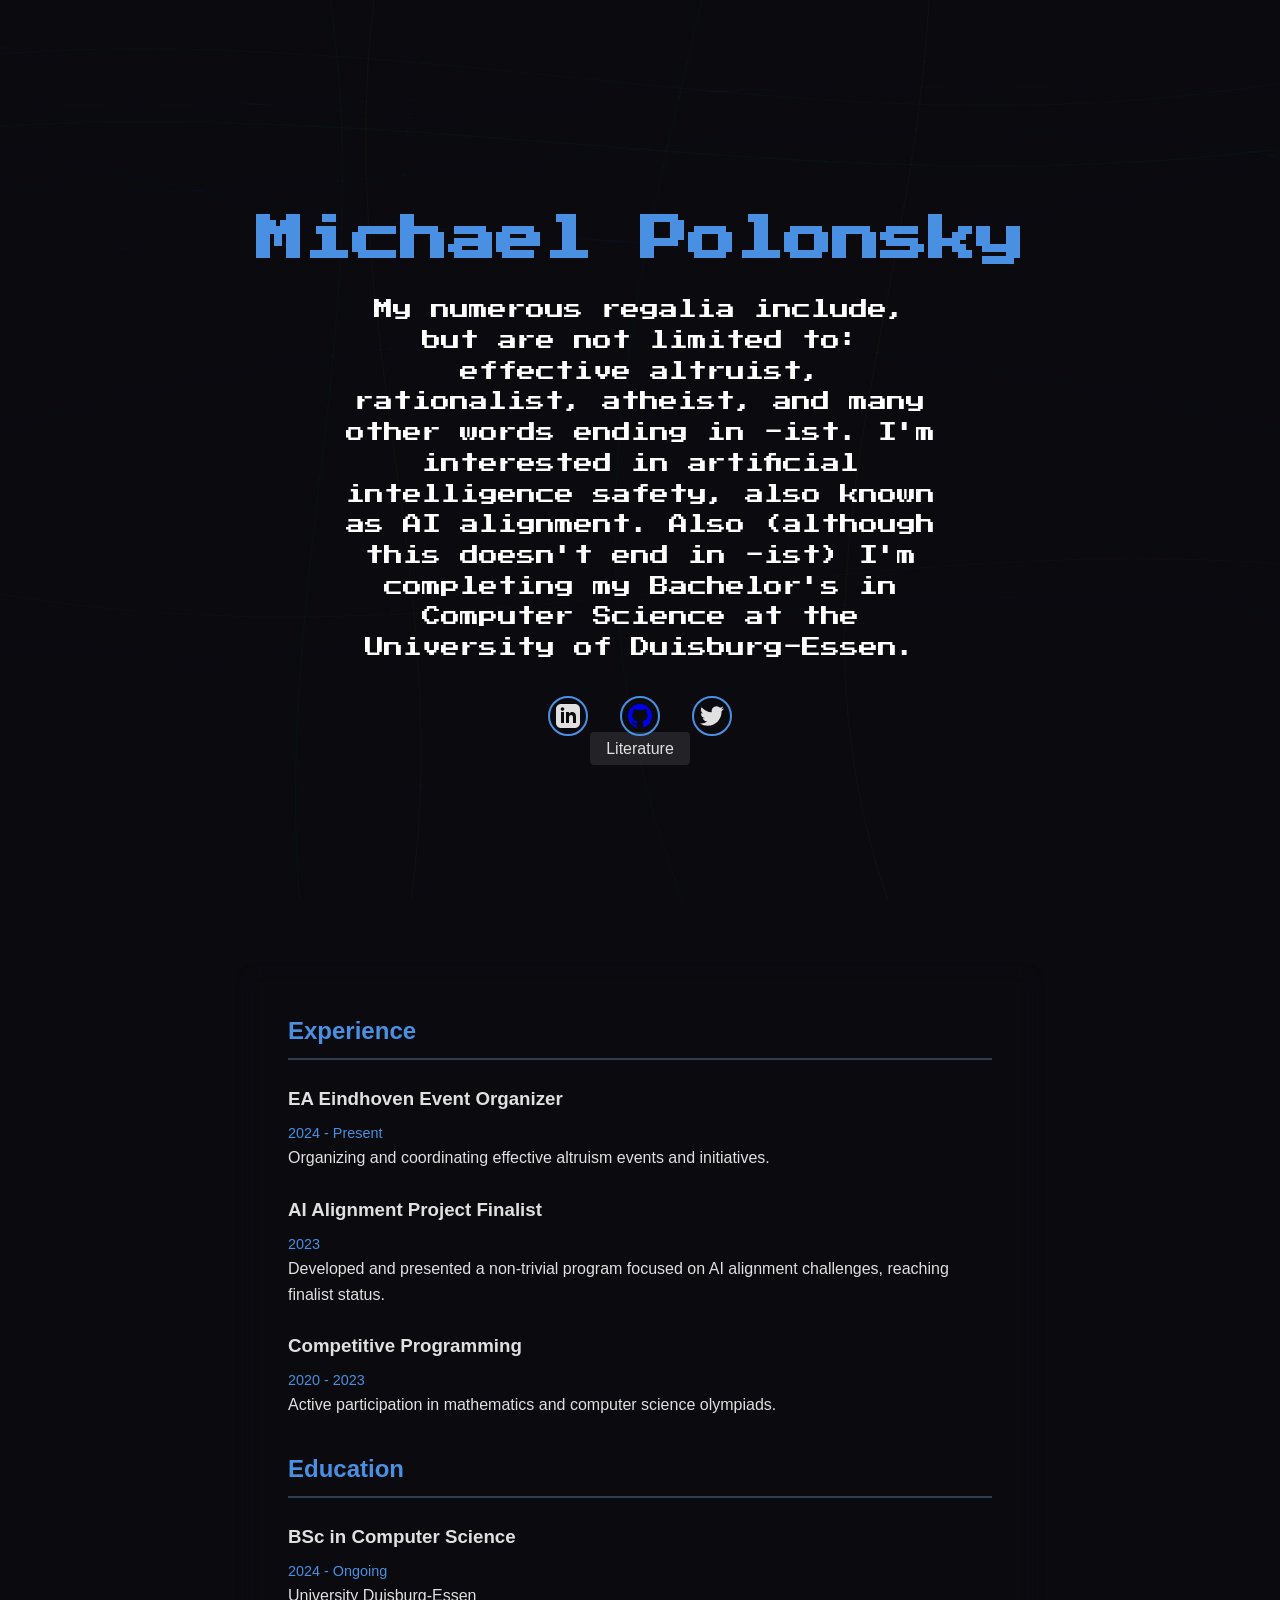
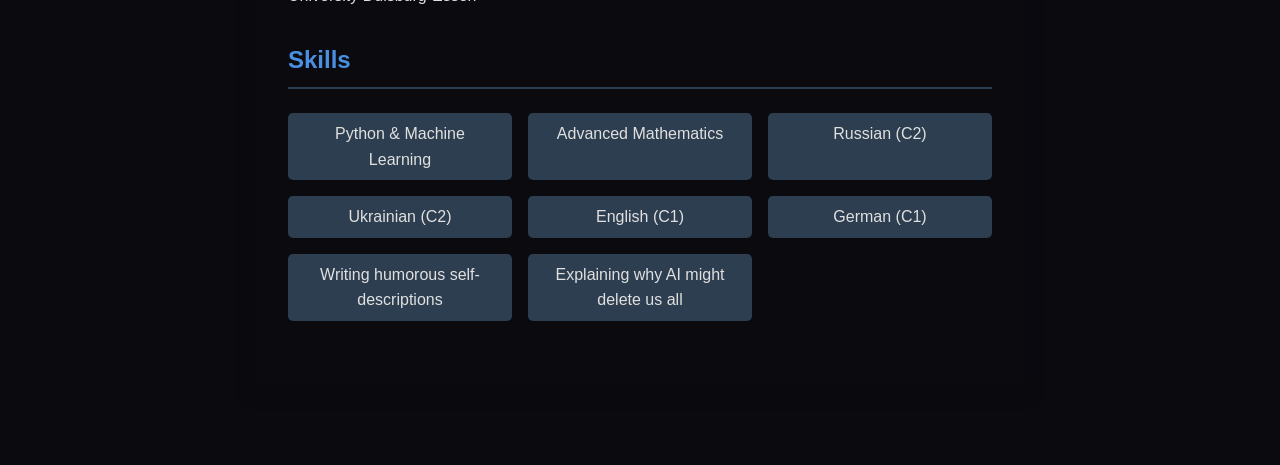
<file: index.html>
<!DOCTYPE html>
<html lang="en">
<head>
    <meta charset="UTF-8">
    <meta name="viewport" content="width=device-width, initial-scale=1.0">
    <title>Michael Polonsky - Personal Website</title>
    <link href="https://fonts.googleapis.com/css2?family=Press+Start+2P&display=swap" rel="stylesheet">
    <link rel="stylesheet" href="styles2.css">
</head>
<body>
    <canvas id="canvas-container"></canvas>
    
    <div class="content">
        <header>
            <div class="intro">
                <h1>Michael Polonsky</h1>
                <p>My numerous regalia include, but are not limited to: effective altruist, rationalist, atheist, and many other words ending in -ist. I'm interested in artificial intelligence safety, also known as AI alignment. Also (although this doesn't end in -ist) I'm completing my Bachelor's in Computer Science at the University of Duisburg-Essen. </p>
            </div>
            
            <div class="social-icons">
                <div class="social-icon">
                    <svg width="24" height="24" viewBox="0 0 24 24" fill="currentColor">
                        <path d="M19 0h-14c-2.761 0-5 2.239-5 5v14c0 2.761 2.239 5 5 5h14c2.762 0 5-2.239 5-5v-14c0-2.761-2.238-5-5-5zm-11 19h-3v-11h3v11zm-1.5-12.268c-.966 0-1.75-.79-1.75-1.764s.784-1.764 1.75-1.764 1.75.79 1.75 1.764-.783 1.764-1.75 1.764zm13.5 12.268h-3v-5.604c0-3.368-4-3.113-4 0v5.604h-3v-11h3v1.765c1.396-2.586 7-2.777 7 2.476v6.759z"/>
                    </svg>
                </div>
                <a href="https://github.com/goldenhelper" target="_blank" rel="noopener noreferrer" aria-label="GitHub">
                    <div class="social-icon">
                        <svg width="24" height="24" viewBox="0 0 24 24" fill="currentColor">
                            <path d="M12 0c-6.626 0-12 5.373-12 12 0 5.302 3.438 9.8 8.207 11.387.599.111.793-.261.793-.577v-2.234c-3.338.726-4.033-1.416-4.033-1.416-.546-1.387-1.333-1.756-1.333-1.756-1.089-.745.083-.729.083-.729 1.205.084 1.839 1.237 1.839 1.237 1.07 1.834 2.807 1.304 3.492.997.107-.775.418-1.305.762-1.604-2.665-.305-5.467-1.334-5.467-5.931 0-1.311.469-2.381 1.236-3.221-.124-.303-.535-1.524.117-3.176 0 0 1.008-.322 3.301 1.23.957-.266 1.983-.399 3.003-.404 1.02.005 2.047.138 3.006.404 2.291-1.552 3.297-1.23 3.297-1.23.653 1.653.242 2.874.118 3.176.77.84 1.235 1.911 1.235 3.221 0 4.609-2.807 5.624-5.479 5.921.43.372.823 1.102.823 2.222v3.293c0 .319.192.694.801.576 4.765-1.589 8.199-6.086 8.199-11.386 0-6.627-5.373-12-12-12z"/>
                        </svg>
                    </div>
                </a>
                
                <div class="social-icon">
                    <svg width="24" height="24" viewBox="0 0 24 24" fill="currentColor">
                        <path d="M23.953 4.57a10 10 0 01-2.825.775 4.958 4.958 0 002.163-2.723c-.951.555-2.005.959-3.127 1.184a4.92 4.92 0 00-8.384 4.482C7.69 8.095 4.067 6.13 1.64 3.162a4.822 4.822 0 00-.666 2.475c0 1.71.87 3.213 2.188 4.096a4.904 4.904 0 01-2.228-.616v.061a4.923 4.923 0 003.946 4.827 4.996 4.996 0 01-2.212.085 4.937 4.937 0 004.604 3.417 9.868 9.868 0 01-6.102 2.105c-.39 0-.779-.023-1.17-.067a13.995 13.995 0 007.557 2.209c9.054 0 13.999-7.496 13.999-13.986 0-.209 0-.42-.015-.63a9.936 9.936 0 002.46-2.548l-.047-.02z"/>
                    </svg>
                </div>
            </div>

            <nav>
                <!-- Add this to your header -->
                <a href="literature.html" class="nav-button">Literature</a>
            </nav>
            
        </header>

        <main class="resume">
            <section>
                <h2>Experience</h2>
                <div class="resume-item">
                    <h3>EA Eindhoven Event Organizer</h3>
                    <div class="period">2024 - Present</div>
                    <p>Organizing and coordinating effective altruism events and initiatives.</p>
                </div>
                <div class="resume-item">
                    <h3>AI Alignment Project Finalist</h3>
                    <div class="period">2023</div>
                    <p>Developed and presented a non-trivial program focused on AI alignment challenges, reaching finalist status.</p>
                </div>
                <div class="resume-item">
                    <h3>Competitive Programming</h3>
                    <div class="period">2020 - 2023</div>
                    <p>Active participation in mathematics and computer science olympiads.</p>
                </div>
            </section>
        
            <section>
                <h2>Education</h2>
                <div class="resume-item">
                    <h3>BSc in Computer Science</h3>
                    <div class="period">2024 - Ongoing</div>
                    <p>University Duisburg-Essen</p>
                </div>
            </section>
        
            <section>
                <h2>Skills</h2>
                <div class="skills-grid">
                    <div class="skill-item">Python & Machine Learning</div>
                    <div class="skill-item">Advanced Mathematics</div>
                    <div class="skill-item">Russian (C2)</div>
                    <div class="skill-item">Ukrainian (C2)</div>
                    <div class="skill-item">English (C1)</div>
                    <div class="skill-item">German (C1)</div>
                    <div class="skill-item">Writing humorous self-descriptions</div>
                    <div class="skill-item">Explaining why AI might delete us all</div>
                </div>
            </section>
        </main>
    </div>

<!-- JavaScript for the Bezier Curve Animation -->
    <script src="script2.js"></script>
</body>
</html>
</file>
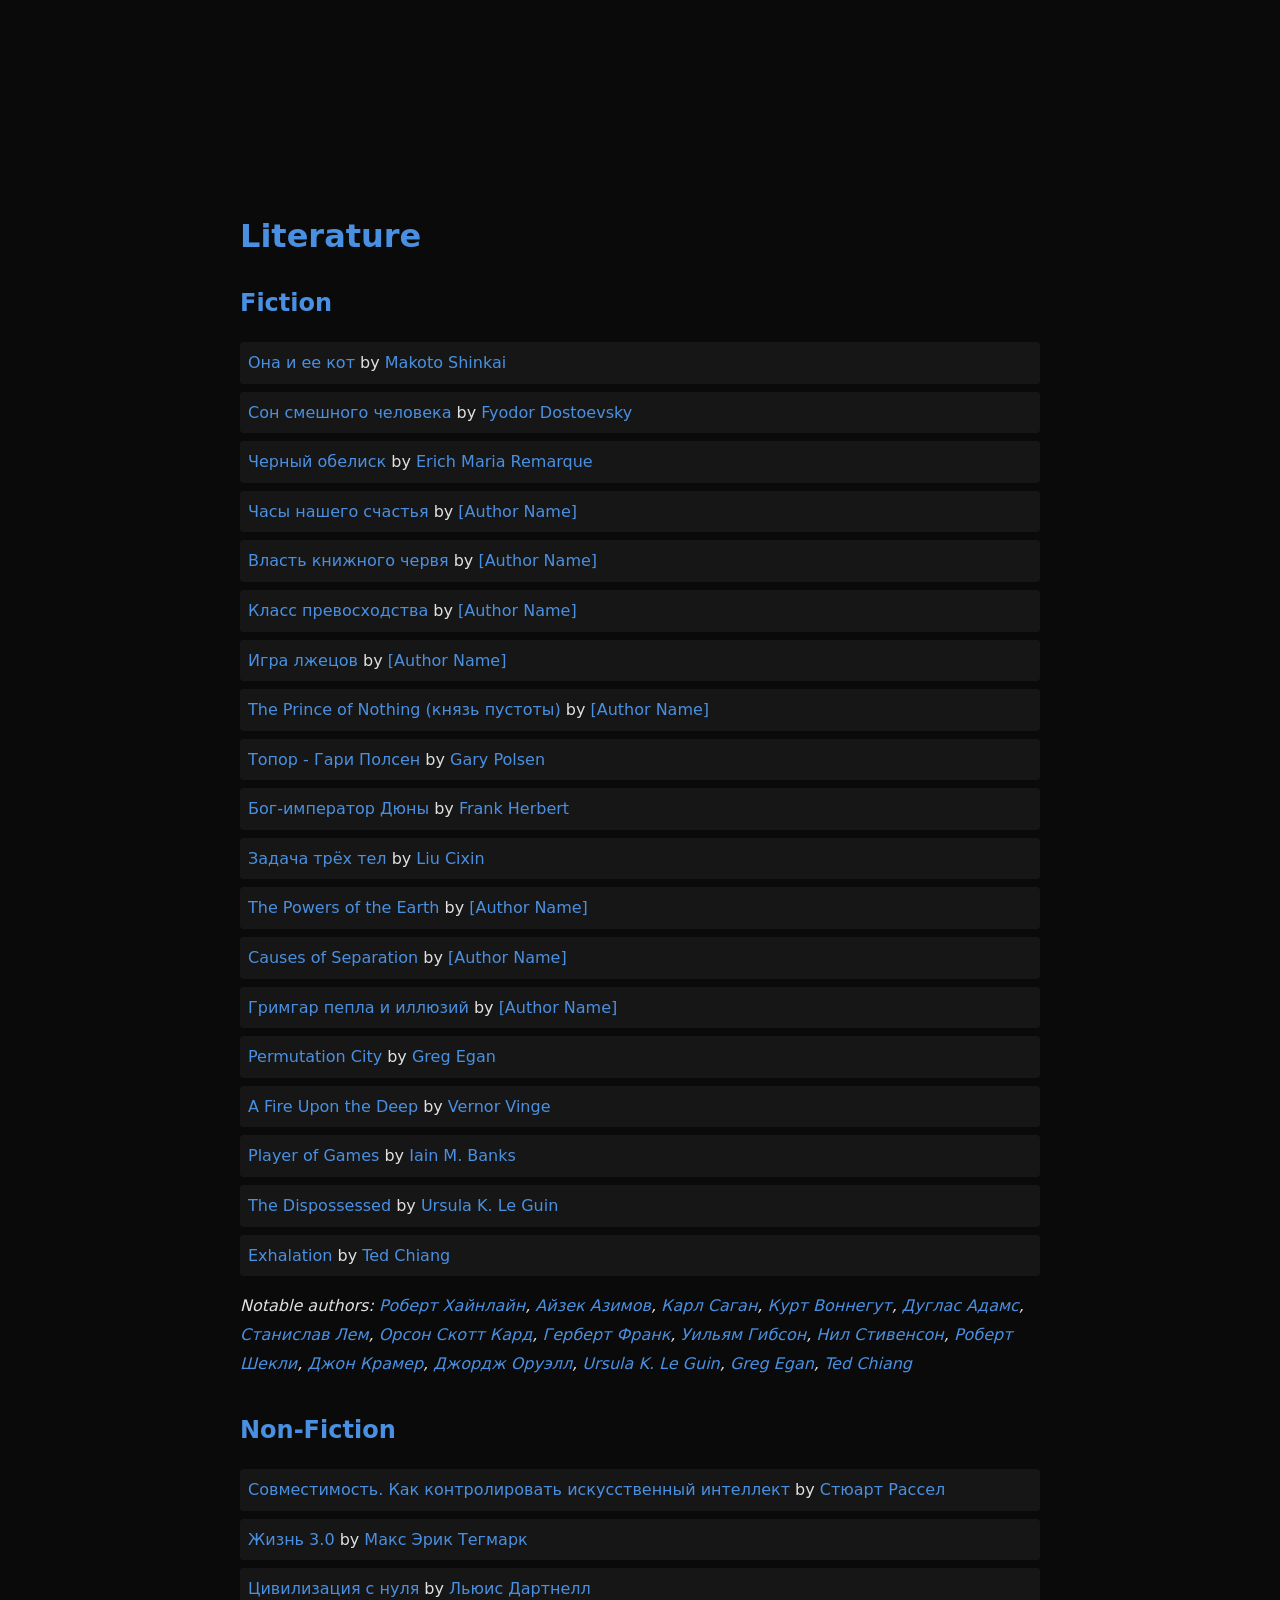
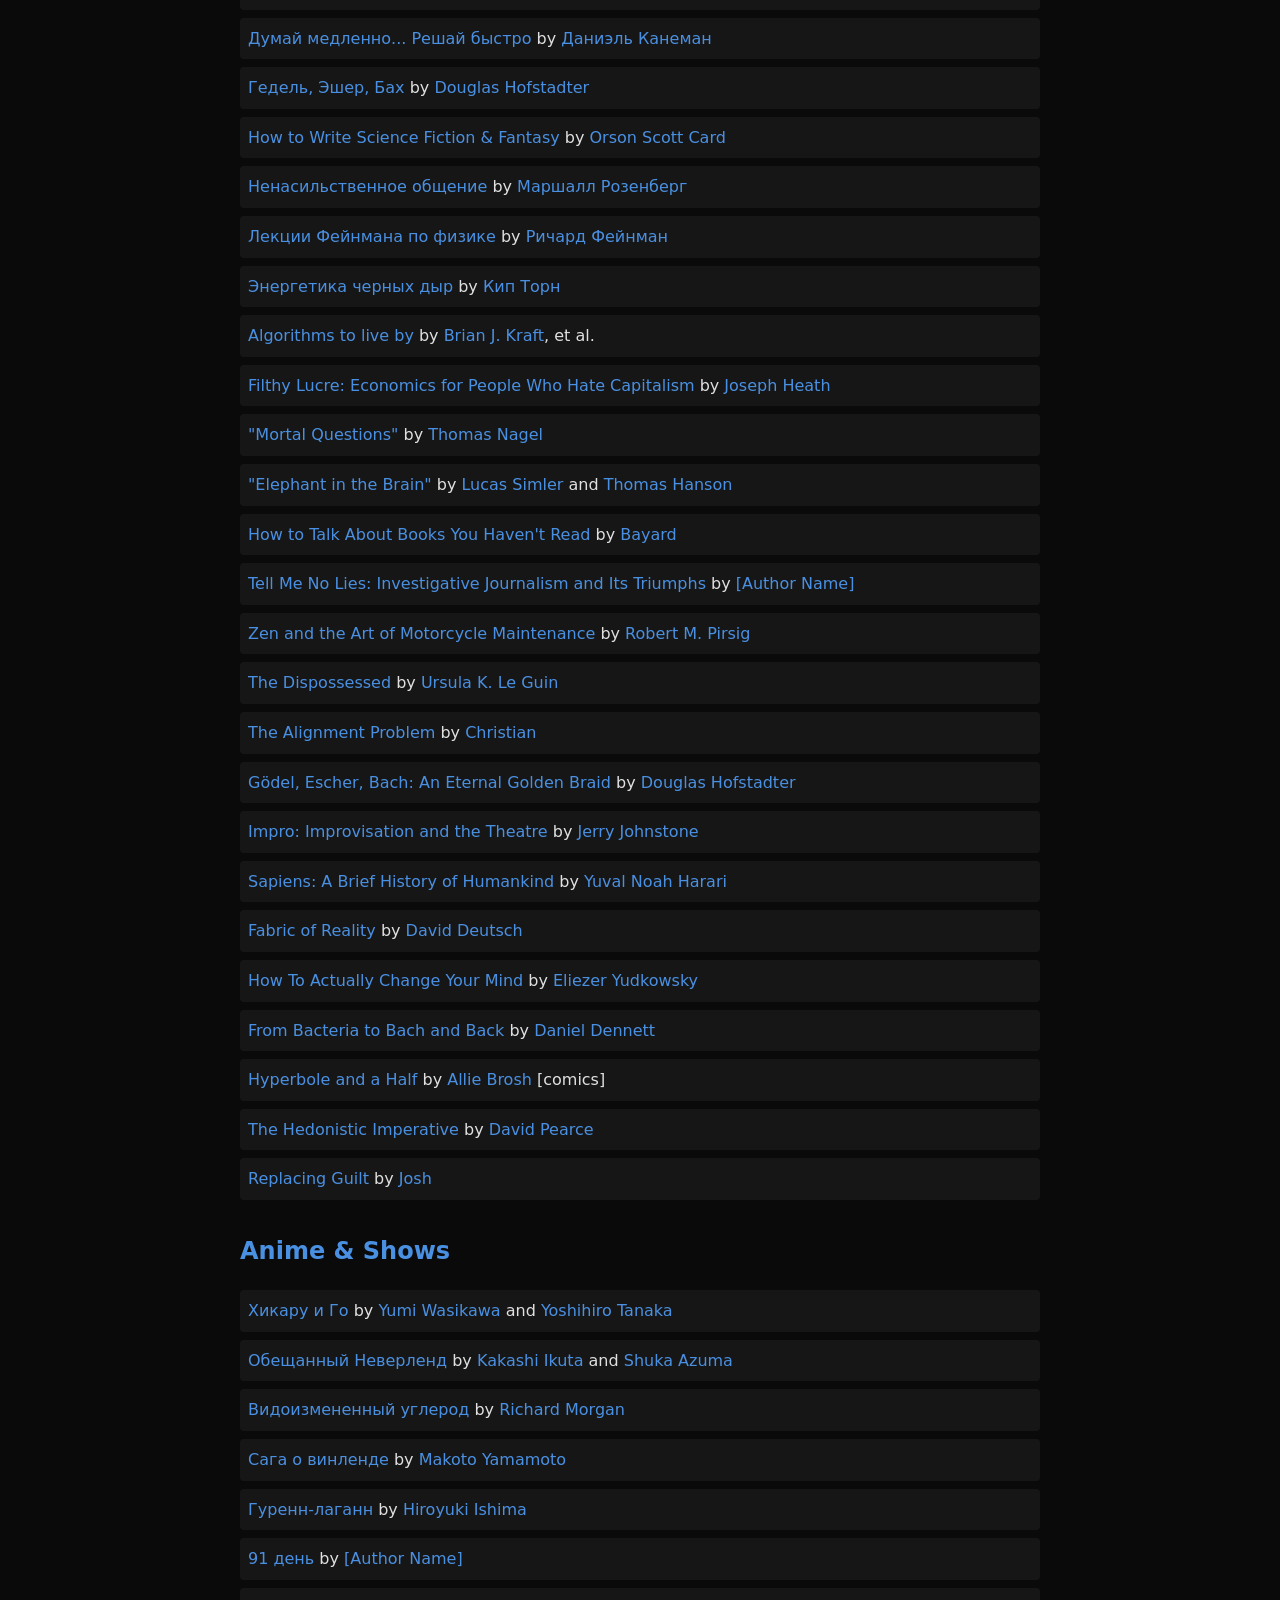
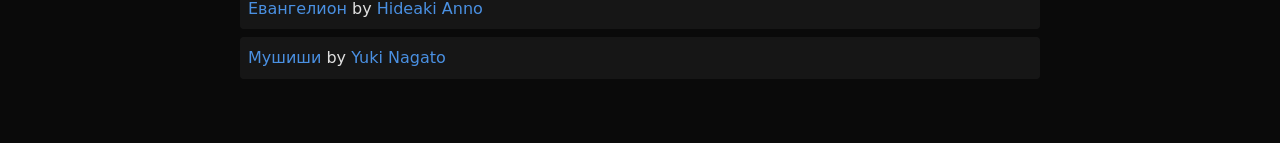
<file: literature.html>
<!DOCTYPE html>
<html lang="en">
<head>
    <meta charset="UTF-8">
    <meta name="viewport" content="width=device-width, initial-scale=1.0">
    <title>Literature</title>
    <style>
        :root {
            --bg-color: #0a0a0a;
            --text-color: #e0e0e0;
            --accent-color: #4a90e2;
        }

        body {
            margin: 0;
            padding: 0;
            background-color: var(--bg-color);
            color: var(--text-color);
            font-family: 'Inter', system-ui, -apple-system, sans-serif;
            line-height: 1.6;
        }

        .content {
            position: relative;
            z-index: 2;
            max-width: 800px;
            margin: 0 auto;
            padding: 2rem;
        }

        h1, h2 {
            color: var(--accent-color);
        }

        .section {
            margin-bottom: 2rem;
        }

        .book-list {
            list-style: none;
            padding: 0;
        }

        .book-list li {
            margin-bottom: 0.5rem;
            padding: 0.5rem;
            background: rgba(255, 255, 255, 0.05);
            border-radius: 4px;
        }

        .authors {
            font-style: italic;
            margin: 1rem 0;
            line-height: 1.8;
        }

        a {
            color: var(--accent-color);
            text-decoration: none;
        }

        a:hover {
            text-decoration: underline;
        }
    </style>
</head>
<body>
    <canvas id="bezierCanvas"></canvas>
    <div class="content">
        <h1>Literature</h1>

        <div class="section">
            <h2>Fiction</h2>
            <ul class="book-list">
                <li><a href="https://en.wikipedia.org/wiki/She_and_Her_Cat" target="_blank">Она и ее кот</a> by <a href="https://en.wikipedia.org/wiki/Makoto_Shinkai" target="_blank">Makoto Shinkai</a></li>
                <li><a href="https://en.wikipedia.org/wiki/The_Dream_of_a_Ridiculous_Man" target="_blank">Сон смешного человека</a> by <a href="https://en.wikipedia.org/wiki/Fyodor_Dostoevsky" target="_blank">Fyodor Dostoevsky</a></li>
                <li><a href="https://en.wikipedia.org/wiki/The_Black_Obelisk" target="_blank">Черный обелиск</a> by <a href="https://en.wikipedia.org/wiki/Erich_Maria_Remarque" target="_blank">Erich Maria Remarque</a></li>
                <li><a href="#" target="_blank">Часы нашего счастья</a> by <a href="#" target="_blank">[Author Name]</a></li>
                <li><a href="#" target="_blank">Власть книжного червя</a> by <a href="#" target="_blank">[Author Name]</a></li>
                <li><a href="#" target="_blank">Класс превосходства</a> by <a href="#" target="_blank">[Author Name]</a></li>
                <li><a href="#" target="_blank">Игра лжецов</a> by <a href="#" target="_blank">[Author Name]</a></li>
                <li><a href="#" target="_blank">The Prince of Nothing (князь пустоты)</a> by <a href="#" target="_blank">[Author Name]</a></li>
                <li><a href="https://en.wikipedia.org/wiki/Gary_Polsen" target="_blank">Топор - Гари Полсен</a> by <a href="https://en.wikipedia.org/wiki/Gary_Polsen" target="_blank">Gary Polsen</a></li>
                <li><a href="https://en.wikipedia.org/wiki/Dune_(novel)" target="_blank">Бог-император Дюны</a> by <a href="https://en.wikipedia.org/wiki/Frank_Herbert" target="_blank">Frank Herbert</a></li>
                <li><a href="https://en.wikipedia.org/wiki/The_Three-Body_Problem_(novel)" target="_blank">Задача трёх тел</a> by <a href="https://en.wikipedia.org/wiki/Liu_Cixin" target="_blank">Liu Cixin</a></li>
                <li><a href="#" target="_blank">The Powers of the Earth</a> by <a href="#" target="_blank">[Author Name]</a></li>
                <li><a href="#" target="_blank">Causes of Separation</a> by <a href="#" target="_blank">[Author Name]</a></li>
                <li><a href="#" target="_blank">Гримгар пепла и иллюзий</a> by <a href="#" target="_blank">[Author Name]</a></li>
                <li><a href="https://en.wikipedia.org/wiki/Permutation_City" target="_blank">Permutation City</a> by <a href="https://en.wikipedia.org/wiki/Greg_Egan" target="_blank">Greg Egan</a></li>
                <li><a href="https://en.wikipedia.org/wiki/A_Fire_Upon_the_Deep" target="_blank">A Fire Upon the Deep</a> by <a href="https://en.wikipedia.org/wiki/Vernor_Vinge" target="_blank">Vernor Vinge</a></li>
                <li><a href="https://en.wikipedia.org/wiki/Player_of_Games" target="_blank">Player of Games</a> by <a href="https://en.wikipedia.org/wiki/Iain_M._Banks" target="_blank">Iain M. Banks</a></li>
                <!-- Added Fiction Books -->
                <li><a href="https://en.wikipedia.org/wiki/The_Dispossessed" target="_blank">The Dispossessed</a> by <a href="https://en.wikipedia.org/wiki/Ursula_K._Le_Guin" target="_blank">Ursula K. Le Guin</a></li>
                <li><a href="https://en.wikipedia.org/wiki/Exhalation_(short_story)" target="_blank">Exhalation</a> by <a href="https://en.wikipedia.org/wiki/Ted_Chiang" target="_blank">Ted Chiang</a></li>
            </ul>
            
            <div class="authors">
                Notable authors: <a href="https://en.wikipedia.org/wiki/Robert_A._Heinlein" target="_blank">Роберт Хайнлайн</a>, <a href="https://en.wikipedia.org/wiki/Isaac_Asimov" target="_blank">Айзек Азимов</a>, <a href="https://en.wikipedia.org/wiki/Carl_Sagan" target="_blank">Карл Саган</a>, <a href="https://en.wikipedia.org/wiki/Kurt_vonnegut" target="_blank">Курт Воннегут</a>, <a href="https://en.wikipedia.org/wiki/Douglas_Adams" target="_blank">Дуглас Адамс</a>, 
                <a href="https://en.wikipedia.org/wiki/Stanis%C5%82aw_Lem" target="_blank">Станислав Лем</a>, <a href="https://en.wikipedia.org/wiki/Orson_Scott_Card" target="_blank">Орсон Скотт Кард</a>, <a href="https://en.wikipedia.org/wiki/Herbert_Frank" target="_blank">Герберт Франк</a>, <a href="https://en.wikipedia.org/wiki/William_Gibson_(novelist)" target="_blank">Уильям Гибсон</a>, <a href="https://en.wikipedia.org/wiki/Neal_Stephenson" target="_blank">Нил Стивенсон</a>, 
                <a href="https://en.wikipedia.org/wiki/Robert_Shekli" target="_blank">Роберт Шекли</a>, <a href="https://en.wikipedia.org/wiki/John_Kramer_(character)" target="_blank">Джон Крамер</a>, <a href="https://en.wikipedia.org/wiki/George_Orwell" target="_blank">Джордж Оруэлл</a>, <a href="https://en.wikipedia.org/wiki/Ursula_K._Le_Guin" target="_blank">Ursula K. Le Guin</a>, <a href="https://en.wikipedia.org/wiki/Greg_Egan" target="_blank">Greg Egan</a>, <a href="https://en.wikipedia.org/wiki/Ted_Chiang" target="_blank">Ted Chiang</a>
            </div>
        </div>

        <div class="section">
            <h2>Non-Fiction</h2>
            <ul class="book-list">
                <li><a href="https://en.wikipedia.org/wiki/Compatibility_(book)" target="_blank">Совместимость. Как контролировать искусственный интеллект</a> by <a href="https://en.wikipedia.org/wiki/Stuart_Russell" target="_blank">Стюарт Рассел</a></li>
                <li><a href="https://en.wikipedia.org/wiki/Life_3.0" target="_blank">Жизнь 3.0</a> by <a href="https://en.wikipedia.org/wiki/Max_Tegmark" target="_blank">Макс Эрик Тегмарк</a></li>
                <li><a href="#" target="_blank">Цивилизация с нуля</a> by <a href="https://en.wikipedia.org/wiki/Lewis_Dartnell" target="_blank">Льюис Дартнелл</a></li>
                <li><a href="https://en.wikipedia.org/wiki/Thinking,_Fast_and_Slow" target="_blank">Думай медленно... Решай быстро</a> by <a href="https://en.wikipedia.org/wiki/Daniel_Kahneman" target="_blank">Даниэль Канеман</a></li>
                <li><a href="https://en.wikipedia.org/wiki/G%C3%B6del,_Escher,_Bach" target="_blank">Гедель, Эшер, Бах</a> by <a href="https://en.wikipedia.org/wiki/Douglas_Hofstadter" target="_blank">Douglas Hofstadter</a></li>
                <li><a href="https://en.wikipedia.org/wiki/How_to_Write_Science_Fiction_%26_Fantasy" target="_blank">How to Write Science Fiction & Fantasy</a> by <a href="https://en.wikipedia.org/wiki/Orson_Scott_Card" target="_blank">Orson Scott Card</a></li>
                <li><a href="https://en.wikipedia.org/wiki/Nonviolent_Communication" target="_blank">Ненасильственное общение</a> by <a href="https://en.wikipedia.org/wiki/Marshall_B._Rosenberg" target="_blank">Маршалл Розенберг</a></li>
                <li><a href="#" target="_blank">Лекции Фейнмана по физике</a> by <a href="https://en.wikipedia.org/wiki/Richard_Feynman" target="_blank">Ричард Фейнман</a></li>
                <li><a href="#" target="_blank">Энергетика черных дыр</a> by <a href="https://en.wikipedia.org/wiki/Kip_Thorne" target="_blank">Кип Торн</a></li>
                <li><a href="https://en.wikipedia.org/wiki/Algorithms_to_live_by" target="_blank">Algorithms to live by</a> by <a href="#" target="_blank">Brian J. Kraft</a>, et al.</li>
                <!-- Added Non-Fiction Books -->
                <li><a href="#" target="_blank">Filthy Lucre: Economics for People Who Hate Capitalism</a> by <a href="https://en.wikipedia.org/wiki/Joseph_Heath" target="_blank">Joseph Heath</a></li>
                <li><a href="https://en.wikipedia.org/wiki/Mortal_Questions_(book)" target="_blank">"Mortal Questions"</a> by <a href="https://en.wikipedia.org/wiki/Thomas_Nagel" target="_blank">Thomas Nagel</a></li>
                <li><a href="#" target="_blank">"Elephant in the Brain"</a> by <a href="#" target="_blank">Lucas Simler</a> and <a href="#" target="_blank">Thomas Hanson</a></li>
                <li><a href="#" target="_blank">How to Talk About Books You Haven't Read</a> by <a href="#" target="_blank">Bayard</a></li>
                <li><a href="#" target="_blank">Tell Me No Lies: Investigative Journalism and Its Triumphs</a> by <a href="#" target="_blank">[Author Name]</a></li>
                <li><a href="https://en.wikipedia.org/wiki/Zen_and_the_Art_of_Motorcycle_Maintenance" target="_blank">Zen and the Art of Motorcycle Maintenance</a> by <a href="https://en.wikipedia.org/wiki/Robert_Pirsig" target="_blank">Robert M. Pirsig</a></li>
                <li><a href="https://en.wikipedia.org/wiki/The_Dispossessed" target="_blank">The Dispossessed</a> by <a href="https://en.wikipedia.org/wiki/Ursula_K._Le_Guin" target="_blank">Ursula K. Le Guin</a></li>
                <li><a href="#" target="_blank">The Alignment Problem</a> by <a href="#" target="_blank">Christian</a></li>
                <li><a href="https://en.wikipedia.org/wiki/G%C3%B6del,_Escher,_Bach" target="_blank">Gödel, Escher, Bach: An Eternal Golden Braid</a> by <a href="https://en.wikipedia.org/wiki/Douglas_Hofstadter" target="_blank">Douglas Hofstadter</a></li>
                <li><a href="#" target="_blank">Impro: Improvisation and the Theatre</a> by <a href="https://en.wikipedia.org/wiki/Jerry_Johnstone" target="_blank">Jerry Johnstone</a></li>
                <li><a href="https://en.wikipedia.org/wiki/Sapiens:_A_Brief_History_of_Humankind" target="_blank">Sapiens: A Brief History of Humankind</a> by <a href="https://en.wikipedia.org/wiki/Yuval_Noah_Harari" target="_blank">Yuval Noah Harari</a></li>
                <li><a href="https://en.wikipedia.org/wiki/Fabric_of_Reality" target="_blank">Fabric of Reality</a> by <a href="https://en.wikipedia.org/wiki/David_D_Deutsch" target="_blank">David Deutsch</a></li>
                <li><a href="#" target="_blank">How To Actually Change Your Mind</a> by <a href="#" target="_blank">Eliezer Yudkowsky</a></li>
                <li><a href="https://en.wikipedia.org/wiki/From_Bacteria_to_Bach_and_Back" target="_blank">From Bacteria to Bach and Back</a> by <a href="https://en.wikipedia.org/wiki/Daniel_Dennett" target="_blank">Daniel Dennett</a></li>
                <li><a href="https://hyperboleandahalf.com" target="_blank">Hyperbole and a Half</a> by <a href="https://en.wikipedia.org/wiki/Allie_Brosh" target="_blank">Allie Brosh</a> [comics]</li>
                <li><a href="#" target="_blank">The Hedonistic Imperative</a> by <a href="#" target="_blank">David Pearce</a></li>
                <li><a href="#" target="_blank">Replacing Guilt</a> by <a href="#" target="_blank">Josh</a></li>
            </ul>
        </div>

        <div class="section">
            <h2>Anime & Shows</h2>
            <ul class="book-list">
                <li><a href="https://en.wikipedia.org/wiki/Hikaru_no_Go" target="_blank">Хикару и Го</a> by <a href="https://en.wikipedia.org/wiki/Yumi_Wasikawa" target="_blank">Yumi Wasikawa</a> and <a href="https://en.wikipedia.org/wiki/Yoshihiro_Tanaka" target="_blank">Yoshihiro Tanaka</a></li>
                <li><a href="https://en.wikipedia.org/wiki/The_Promised_Neverland" target="_blank">Обещанный Неверленд</a> by <a href="https://en.wikipedia.org/wiki/Kakashi_Ikuta" target="_blank">Kakashi Ikuta</a> and <a href="https://en.wikipedia.org/wiki/Shuka_Azuma" target="_blank">Shuka Azuma</a></li>
                <li><a href="https://en.wikipedia.org/wiki/Altered_Carbon" target="_blank">Видоизмененный углерод</a> by <a href="https://en.wikipedia.org/wiki/Richard_Morgan_(novelist)" target="_blank">Richard Morgan</a></li>
                <li><a href="https://en.wikipedia.org/wiki/Vinland_Saga" target="_blank">Сага о винленде</a> by <a href="https://en.wikipedia.org/wiki/Makoto_Yamamoto" target="_blank">Makoto Yamamoto</a></li>
                <li><a href="https://en.wikipedia.org/wiki/Gurren_Lagann" target="_blank">Гуренн-лаганн</a> by <a href="https://en.wikipedia.org/wiki/Hiroyuki_Ishima" target="_blank">Hiroyuki Ishima</a></li>
                <li><a href="#" target="_blank">91 день</a> by <a href="#" target="_blank">[Author Name]</a></li>
                <li><a href="https://en.wikipedia.org/wiki/Neon_Genesis_Evangelion" target="_blank">Евангелион</a> by <a href="https://en.wikipedia.org/wiki/Hideaki_Anno" target="_blank">Hideaki Anno</a></li>
                <li><a href="https://en.wikipedia.org/wiki/Mushishi" target="_blank">Мушиши</a> by <a href="https://en.wikipedia.org/wiki/Yuki_Nagato_(manga_author)" target="_blank">Yuki Nagato</a></li>
            </ul>
        </div>
    </div>
</body>
</html>
</file>
<file: styles2.css>
:root {
    --bg-primary: #0a0a0f;
    --text-primary: #e0e0e0;
    --accent-color: #4a90e2;
    --secondary-color: #2c3e50;
    --glow-color: rgba(74, 144, 226, 0.3);
}

* {
    margin: 0;
    padding: 0;
    box-sizing: border-box;
}

body {
    font-family: 'Inter', -apple-system, BlinkMacSystemFont, sans-serif;
    background-color: var(--bg-primary);
    color: var(--text-primary);
    line-height: 1.6;
    overflow-x: hidden;
    scroll-behavior: smooth;
}

#canvas-container {
    position: fixed;
    top: 0;
    left: 0;
    width: 100vw;
    height: 100vh;
    z-index: 1;
    opacity: 0.6;
}

.content {
    position: relative;
    z-index: 2;
    max-width: 1200px;
    margin: 0 auto;
    padding: 2rem;
}

header {
    min-height: 100vh;
    display: flex;
    flex-direction: column;
    justify-content: center;
    align-items: center;
    text-align: center;
    padding: 2rem;
}

.intro {
    /* margin-bottom: 2rem; */
    opacity: 0;
    animation: fadeIn 1s ease-out forwards;
    font-family: 'Press Start 2P', cursive;
    font-size: 1.5em; /* Adjust as needed */
    line-height: 1.6;
    color: white; /* Adjust text color */
}

.intro h1 {
    font-size: 3rem;
    margin-bottom: 1rem;
    color: var(--accent-color);
}

.intro p {
    font-size: 1.2rem;
    max-width: 600px;
    margin: 0 auto;
}

.social-icons {
    display: flex;
    gap: 2rem;
    margin-top: 2rem;
    opacity: 0;
    animation: fadeIn 1s ease-out 0.5s forwards;
}

.social-icon {
    width: 40px;
    height: 40px;
    border: 2px solid var(--accent-color);
    border-radius: 50%;
    display: flex;
    align-items: center;
    justify-content: center;
    transition: all 0.3s ease;
    cursor: pointer;
}

.social-icon:hover {
    background-color: var(--accent-color);
    transform: translateY(-3px);
}

.resume {
    background-color: rgba(10, 10, 15, 0.8);
    backdrop-filter: blur(10px);
    padding: 3rem;
    border-radius: 15px;
    margin: 2rem auto;
    max-width: 800px;
    box-shadow: 0 4px 6px rgba(0, 0, 0, 0.1);
    opacity: 0;
    animation: fadeIn 1s ease-out 1s forwards;
}

.resume section {
    margin-bottom: 2rem;
}

.resume h2 {
    color: var(--accent-color);
    margin-bottom: 1.5rem;
    border-bottom: 2px solid var(--secondary-color);
    padding-bottom: 0.5rem;
}

.resume-item {
    margin-bottom: 1.5rem;
}

.resume-item h3 {
    color: var(--text-primary);
    margin-bottom: 0.5rem;
}

.resume-item .period {
    color: var(--accent-color);
    font-size: 0.9rem;
}

.skills-grid {
    display: grid;
    grid-template-columns: repeat(auto-fit, minmax(200px, 1fr));
    gap: 1rem;
}

.skill-item {
    background-color: var(--secondary-color);
    padding: 0.5rem 1rem;
    border-radius: 5px;
    text-align: center;
}

@keyframes fadeIn {
    from {
        opacity: 0;
        transform: translateY(20px);
    }
    to {
        opacity: 1;
        transform: translateY(0);
    }
}

@media (max-width: 768px) {
    .intro h1 {
        font-size: 2rem;
    }

    .intro p {
        font-size: 1rem;
    }

    .resume {
        padding: 1.5rem;
    }

    #canvas-container {
        opacity: 0.3;
    }
}

.nav-button {
    padding: 0.5rem 1rem;
    background: rgba(255, 255, 255, 0.1);
    color: var(--text-color);
    text-decoration: none;
    border-radius: 4px;
    transition: background 0.3s ease;
}

.nav-button:hover {
    background: rgba(255, 255, 255, 0.2);
}
</file>
